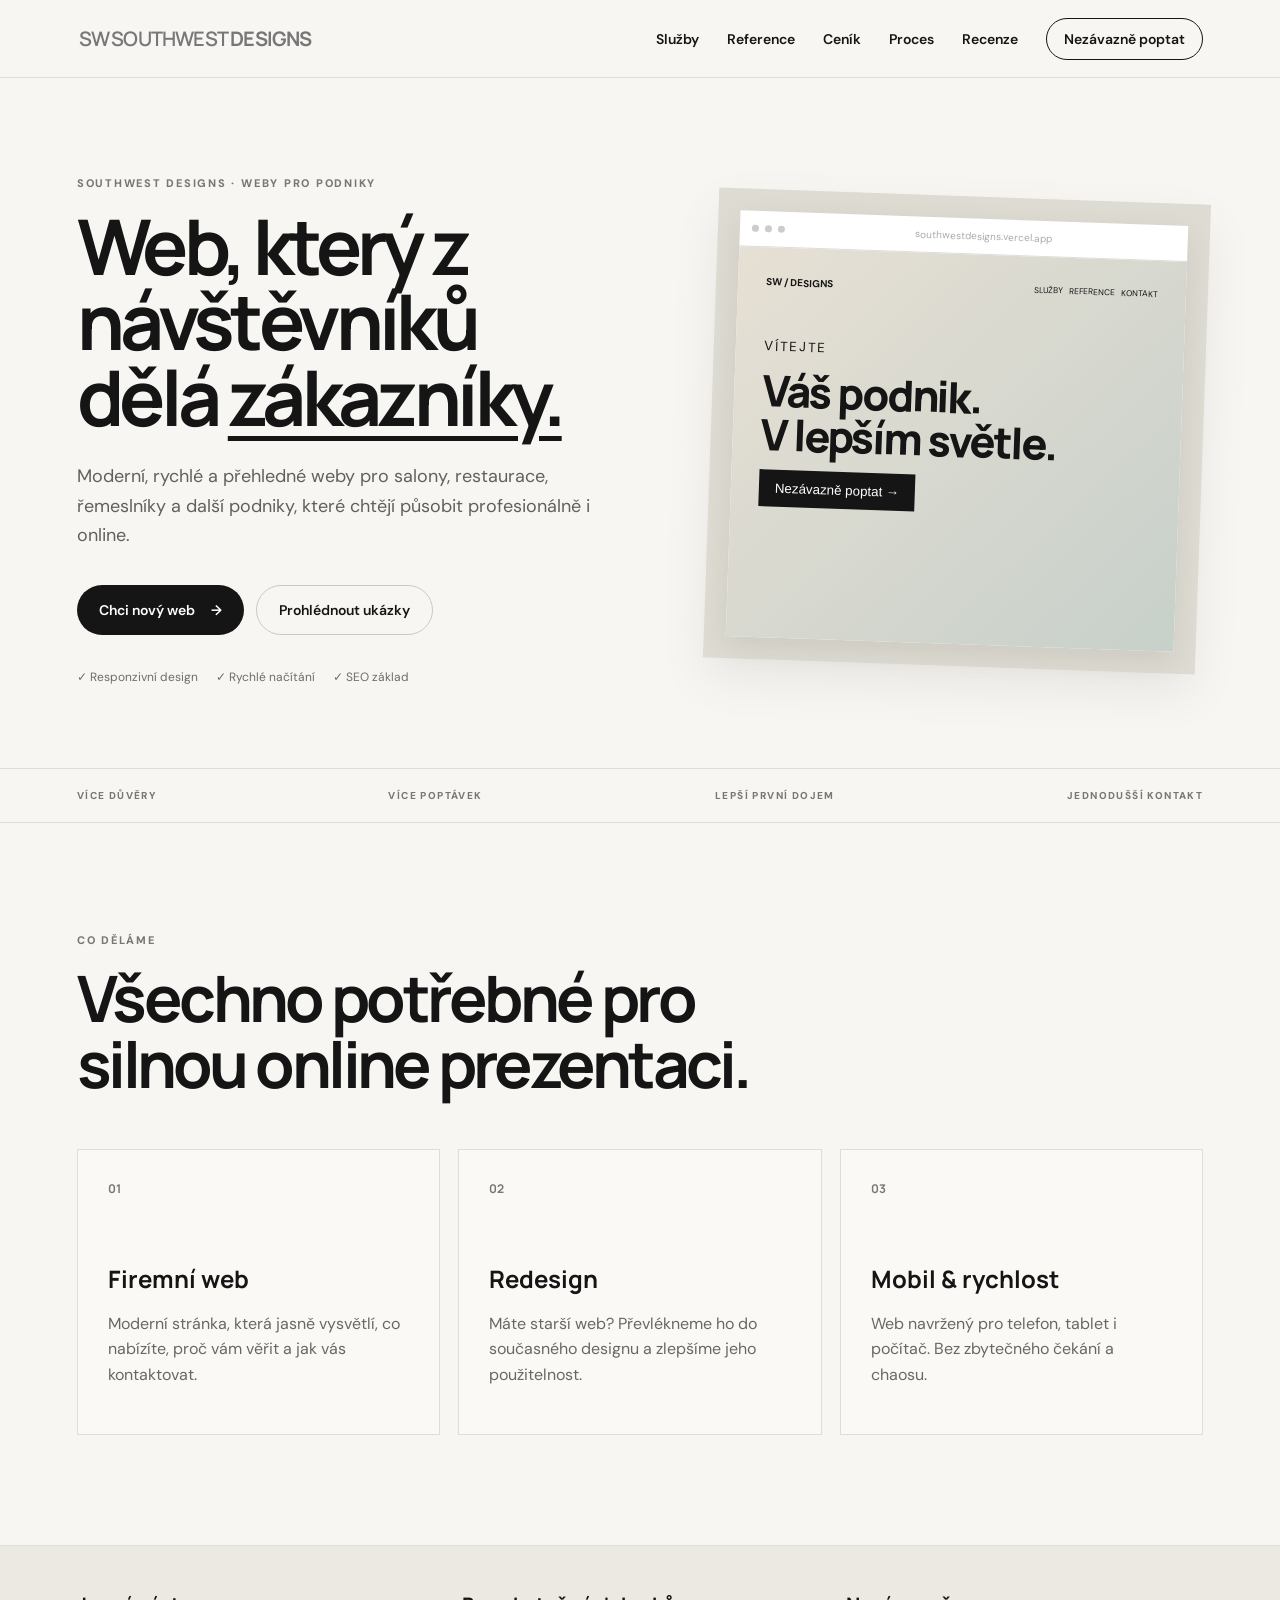
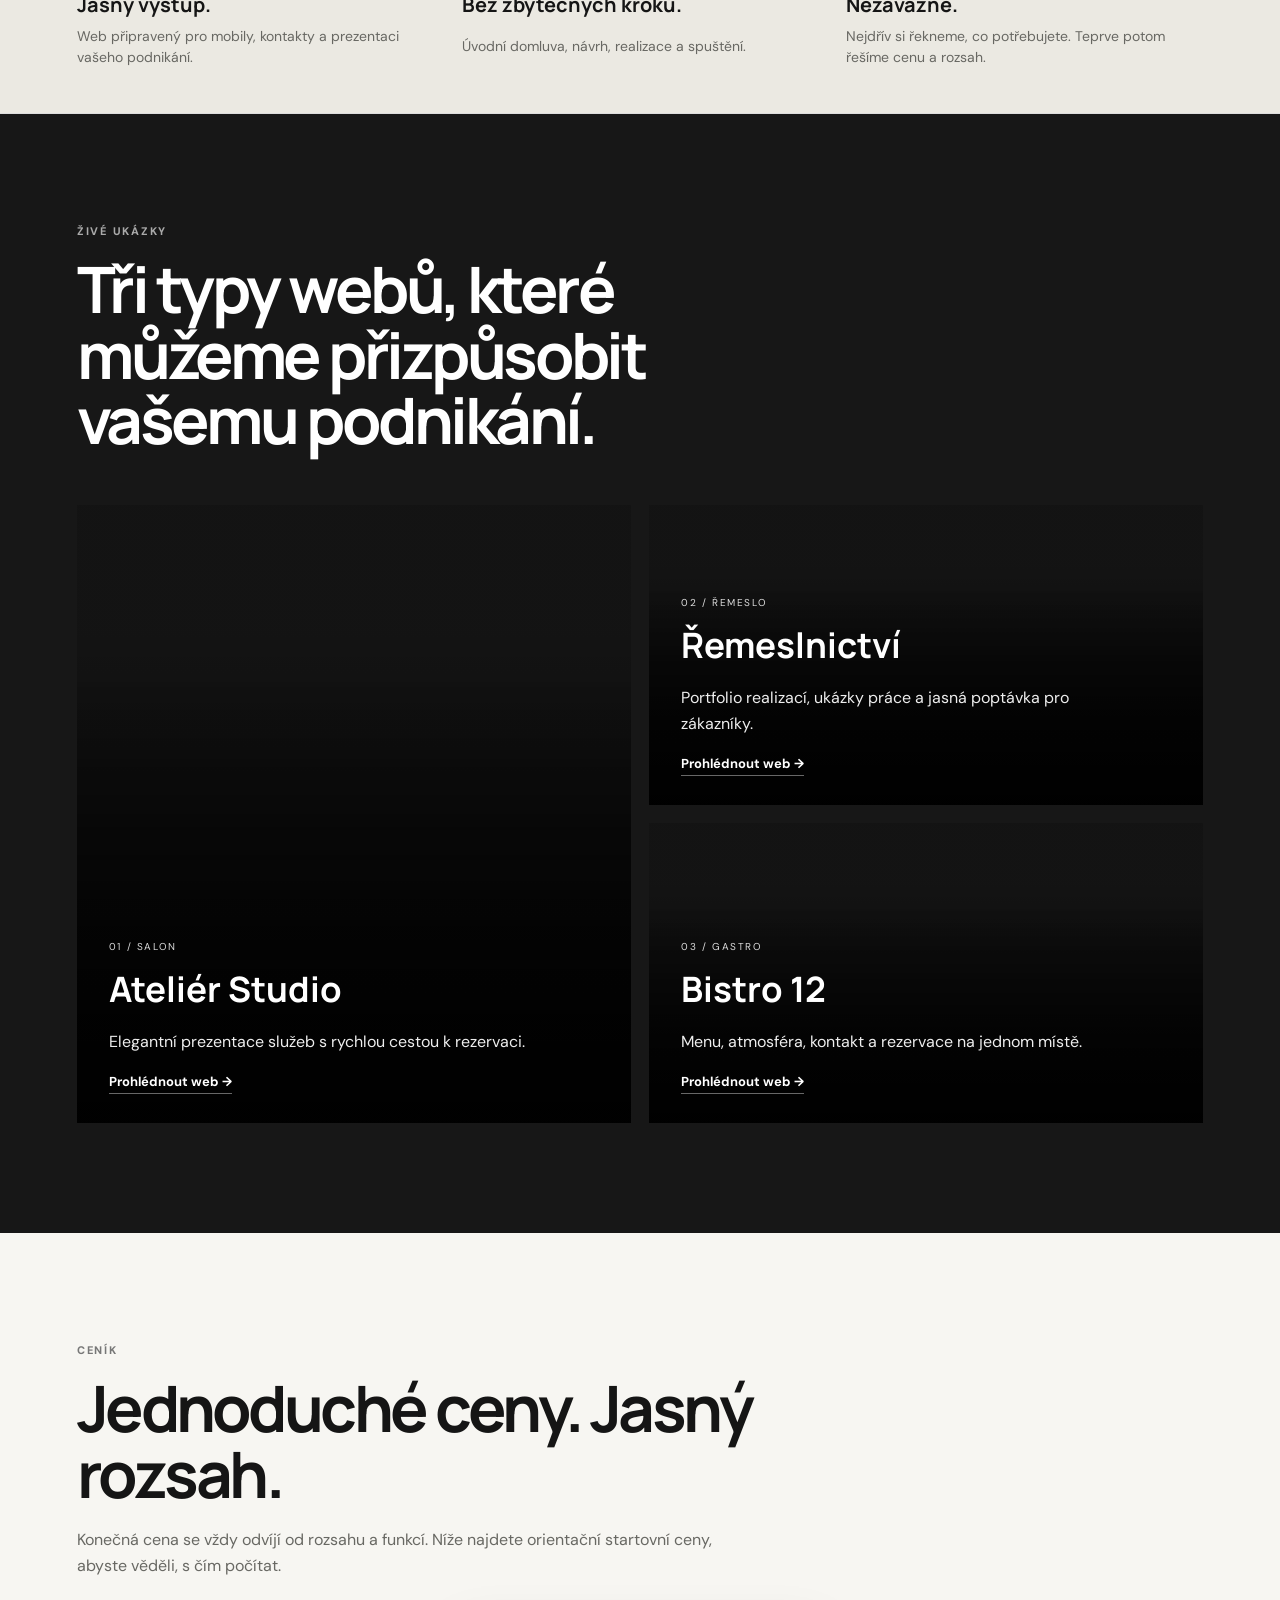
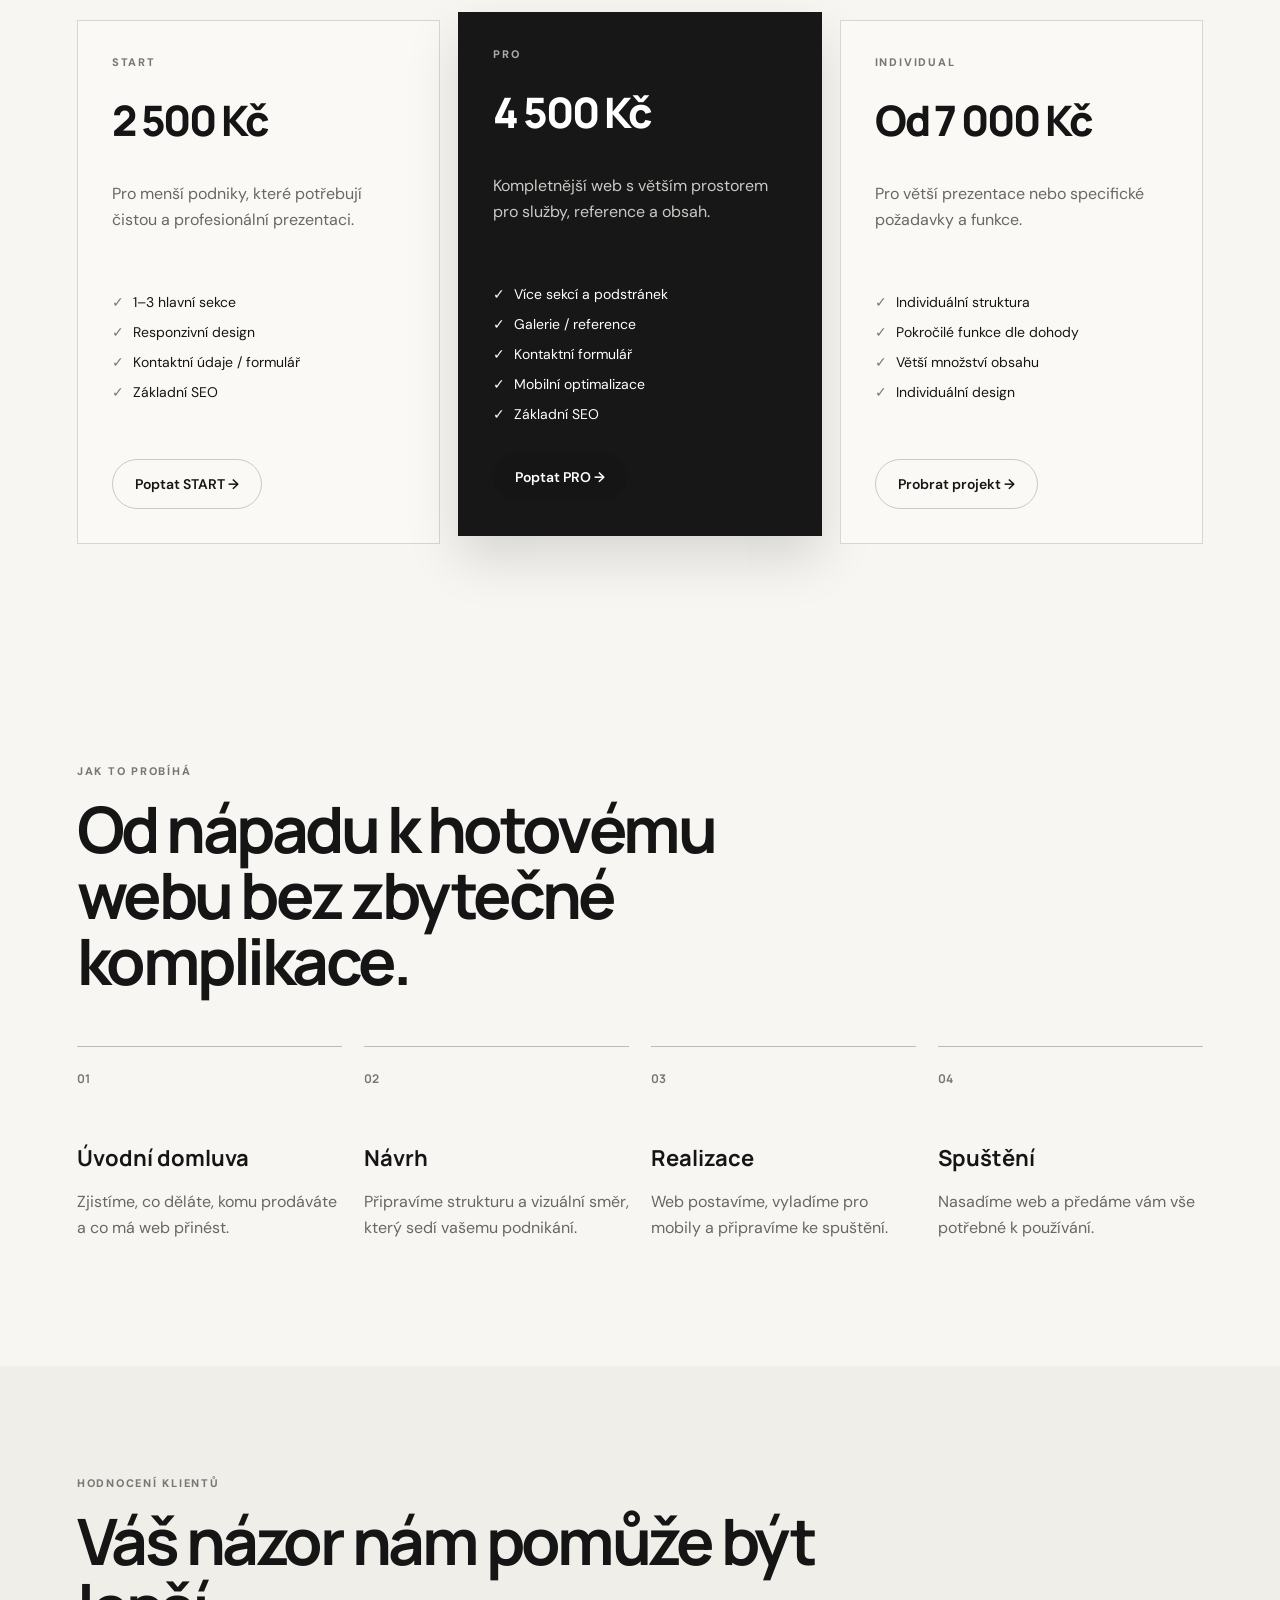
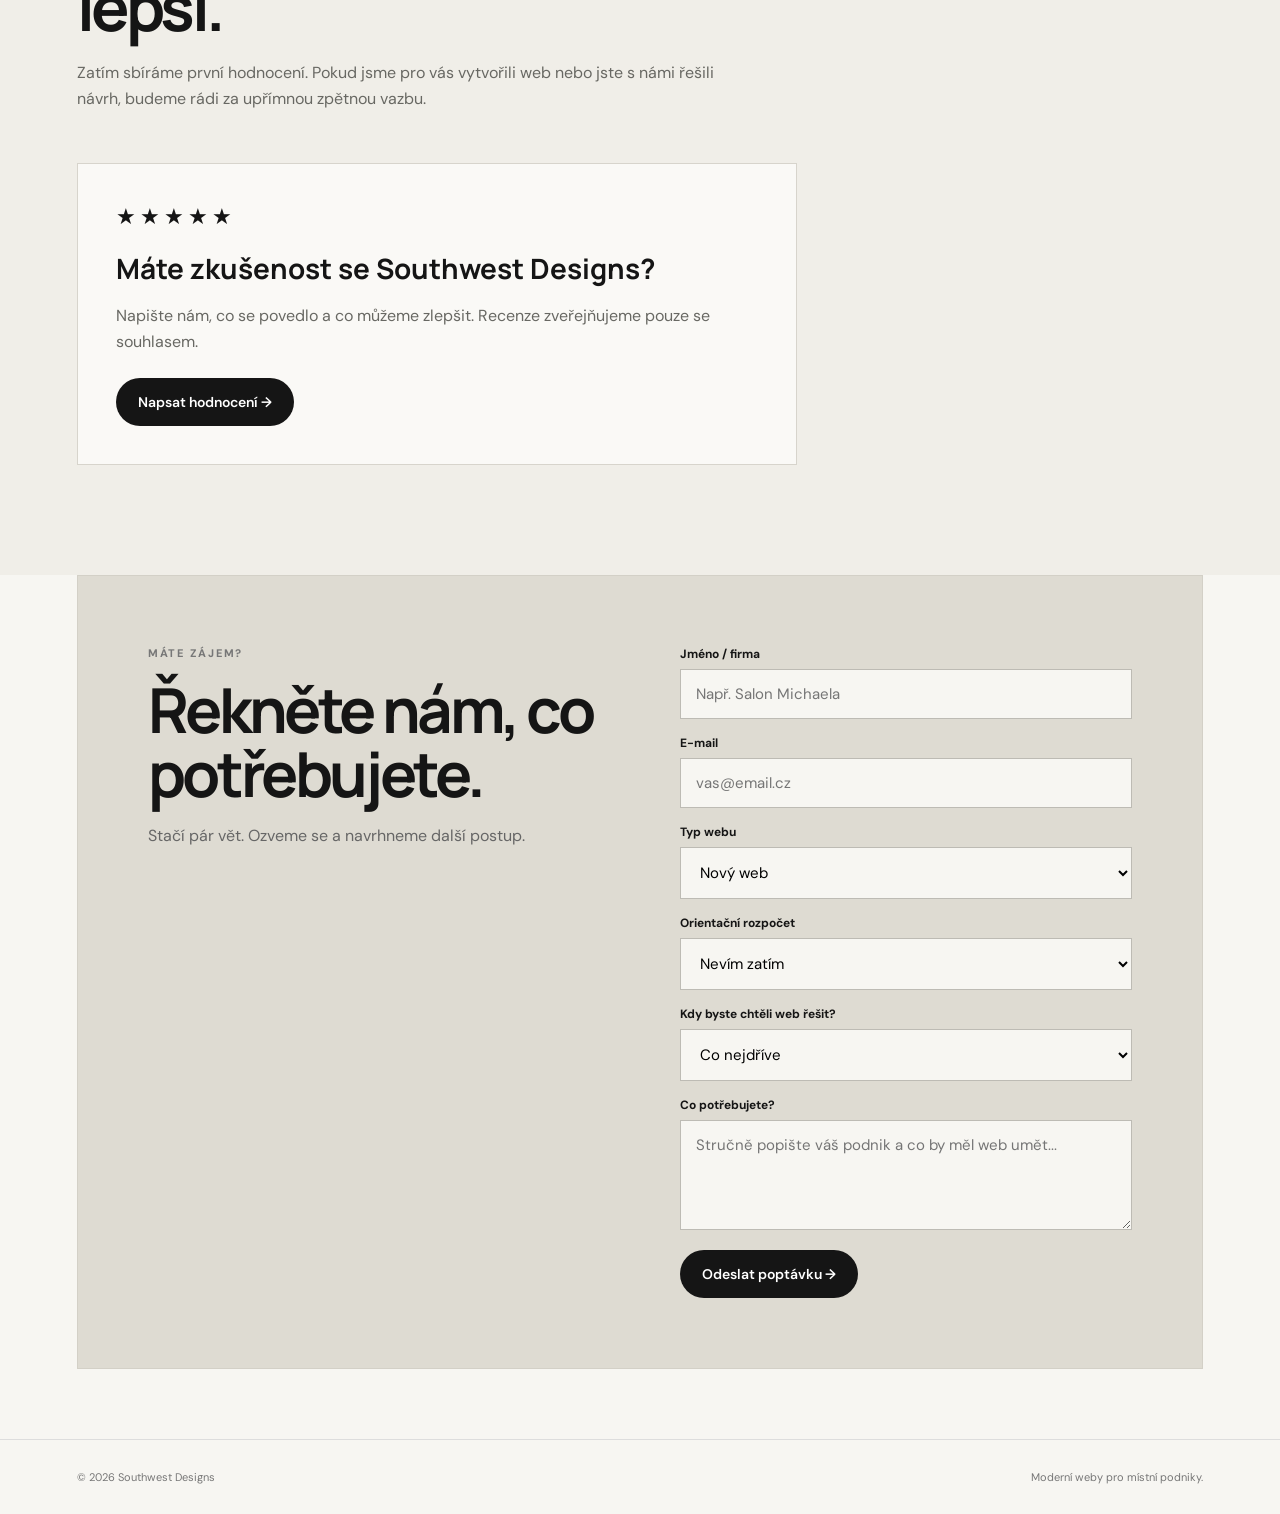
<file: index.html>
<!doctype html>
<html lang="cs">
<head>
  <meta charset="utf-8"><meta name="viewport" content="width=device-width, initial-scale=1">
  <meta name="description" content="Moderní weby pro místní podniky."><title>Southwest Designs — Moderní weby pro podniky</title>
  <link rel="preconnect" href="https://fonts.googleapis.com"><link rel="preconnect" href="https://fonts.gstatic.com" crossorigin>
  <link href="https://fonts.googleapis.com/css2?family=DM+Sans:wght@400;500;600;700&family=Manrope:wght@600;700;800&display=swap" rel="stylesheet"><link rel="stylesheet" href="styles.css">
</head>
<body>
<header class="site-header"><a class="logo" href="#top"><span class="brand-mark">SW</span><span class="brand-name">SOUTHWEST <b>DESIGNS</b></span></a><nav><a href="#sluzby">Služby</a><a href="#reference">Reference</a><a href="#cenik">Ceník</a><a href="#proces">Proces</a><a href="#recenze">Recenze</a><a class="nav-cta" href="#kontakt">Nezávazně poptat</a></nav><button class="menu" aria-label="Menu">☰</button></header>
<main id="top">
<section class="hero"><div class="hero-copy"><p class="eyebrow">SOUTHWEST DESIGNS · WEBY PRO PODNIKY</p><h1>Web, který z návštěvníků dělá <em>zákazníky.</em></h1><p class="lead">Moderní, rychlé a přehledné weby pro salony, restaurace, řemeslníky a další podniky, které chtějí působit profesionálně i online.</p><div class="actions"><a class="button primary" href="#kontakt">Chci nový web <span>→</span></a><a class="button ghost" href="#reference">Prohlédnout ukázky</a></div><div class="trust"><span>✓ Responzivní design</span><span>✓ Rychlé načítání</span><span>✓ SEO základ</span></div></div><div class="hero-card"><div class="browser"><div class="browser-bar"><i></i><i></i><i></i><span>southwestdesigns.vercel.app</span></div><div class="mock-site"><div class="mock-top"><b>SW / DESIGNS</b><small>SLUŽBY &nbsp; REFERENCE &nbsp; KONTAKT</small></div><div class="mock-center"><small>VÍTEJTE</small><strong>Váš podnik.<br>V lepším světle.</strong><button>Nezávazně poptat →</button></div></div></div></div></section>
<section class="strip"><span>VÍCE DŮVĚRY</span><span>VÍCE POPTÁVEK</span><span>LEPŠÍ PRVNÍ DOJEM</span><span>JEDNODUŠŠÍ KONTAKT</span></section>
<section id="sluzby" class="section"><div class="section-head"><p class="eyebrow">CO DĚLÁME</p><h2>Všechno potřebné pro silnou online prezentaci.</h2></div><div class="cards"><article><div class="icon">01</div><h3>Firemní web</h3><p>Moderní stránka, která jasně vysvětlí, co nabízíte, proč vám věřit a jak vás kontaktovat.</p></article><article><div class="icon">02</div><h3>Redesign</h3><p>Máte starší web? Převlékneme ho do současného designu a zlepšíme jeho použitelnost.</p></article><article><div class="icon">03</div><h3>Mobil &amp; rychlost</h3><p>Web navržený pro telefon, tablet i počítač. Bez zbytečného čekání a chaosu.</p></article></div></section>
<section class="proof"><div><strong>Jasný výstup.</strong><span>Web připravený pro mobily, kontakty a prezentaci vašeho podnikání.</span></div><div><strong>Bez zbytečných kroků.</strong><span>Úvodní domluva, návrh, realizace a spuštění.</span></div><div><strong>Nezávazně.</strong><span>Nejdřív si řekneme, co potřebujete. Teprve potom řešíme cenu a rozsah.</span></div></section>
<section id="reference" class="section showcase"><div class="section-head"><p class="eyebrow">ŽIVÉ UKÁZKY</p><h2>Tři typy webů, které můžeme přizpůsobit vašemu podnikání.</h2></div><div class="showcase-grid"><div class="project large" style="background-image:linear-gradient(180deg,#00000008 25%,#000b 100%),url('https://images.unsplash.com/photo-1521590832167-7bcbfaa6381f?auto=format&fit=crop&w=1400&q=85')"><div class="project-content"><span>01 / SALON</span><h3>Ateliér Studio</h3><p>Elegantní prezentace služeb s rychlou cestou k rezervaci.</p><a href="atelier.html">Prohlédnout web →</a></div></div><div class="project" style="background-image:linear-gradient(180deg,#00000008 25%,#000b 100%),url('https://goldenhome.sg/cdn/shop/articles/custom-cabinet-maker.png?v=1769394931')"><div class="project-content"><span>02 / ŘEMESLO</span><h3>Řemeslnictví</h3><p>Portfolio realizací, ukázky práce a jasná poptávka pro zákazníky.</p><a href="nord-craft.html">Prohlédnout web →</a></div></div><div class="project" style="background-image:linear-gradient(180deg,#00000008 25%,#000b 100%),url('https://d3mnjqwcckawn6.cloudfront.net/assets/files/10997/relaxing-evening-batture-bistro-bar.2000x0.jpg')"><div class="project-content"><span>03 / GASTRO</span><h3>Bistro 12</h3><p>Menu, atmosféra, kontakt a rezervace na jednom místě.</p><a href="bistro-12.html">Prohlédnout web →</a></div></div></div></section>
<section id="cenik" class="section pricing"><div class="section-head"><p class="eyebrow">CENÍK</p><h2>Jednoduché ceny. Jasný rozsah.</h2><p class="review-intro">Konečná cena se vždy odvíjí od rozsahu a funkcí. Níže najdete orientační startovní ceny, abyste věděli, s čím počítat.</p></div><div class="pricing-grid"><article class="price-card"><p class="eyebrow">START</p><h3>2 500 Kč</h3><p>Pro menší podniky, které potřebují čistou a profesionální prezentaci.</p><ul><li>1–3 hlavní sekce</li><li>Responzivní design</li><li>Kontaktní údaje / formulář</li><li>Základní SEO</li></ul><a class="button ghost" href="#kontakt">Poptat START →</a></article><article class="price-card featured"><p class="eyebrow">PRO</p><h3>4 500 Kč</h3><p>Kompletnější web s větším prostorem pro služby, reference a obsah.</p><ul><li>Více sekcí a podstránek</li><li>Galerie / reference</li><li>Kontaktní formulář</li><li>Mobilní optimalizace</li><li>Základní SEO</li></ul><a class="button primary" href="#kontakt">Poptat PRO →</a></article><article class="price-card"><p class="eyebrow">INDIVIDUAL</p><h3>Od 7 000 Kč</h3><p>Pro větší prezentace nebo specifické požadavky a funkce.</p><ul><li>Individuální struktura</li><li>Pokročilé funkce dle dohody</li><li>Větší množství obsahu</li><li>Individuální design</li></ul><a class="button ghost" href="#kontakt">Probrat projekt →</a></article></div></section>
<section id="proces" class="section process"><div class="section-head"><p class="eyebrow">JAK TO PROBÍHÁ</p><h2>Od nápadu k hotovému webu bez zbytečné komplikace.</h2></div><div class="steps"><div><b>01</b><h3>Úvodní domluva</h3><p>Zjistíme, co děláte, komu prodáváte a co má web přinést.</p></div><div><b>02</b><h3>Návrh</h3><p>Připravíme strukturu a vizuální směr, který sedí vašemu podnikání.</p></div><div><b>03</b><h3>Realizace</h3><p>Web postavíme, vyladíme pro mobily a připravíme ke spuštění.</p></div><div><b>04</b><h3>Spuštění</h3><p>Nasadíme web a předáme vám vše potřebné k používání.</p></div></div></section>
<section id="recenze" class="section reviews"><div class="section-head"><p class="eyebrow">HODNOCENÍ KLIENTŮ</p><h2>Váš názor nám pomůže být lepší.</h2><p class="review-intro">Zatím sbíráme první hodnocení. Pokud jsme pro vás vytvořili web nebo jste s námi řešili návrh, budeme rádi za upřímnou zpětnou vazbu.</p></div><div class="review-card"><div class="stars" aria-label="5 hvězdiček">★★★★★</div><h3>Máte zkušenost se Southwest Designs?</h3><p>Napište nám, co se povedlo a co můžeme zlepšit. Recenze zveřejňujeme pouze se souhlasem.</p><a class="button primary" href="#kontakt">Napsat hodnocení →</a></div></section>
<section id="kontakt" class="contact"><div><p class="eyebrow">MÁTE ZÁJEM?</p><h2>Řekněte nám, co potřebujete.</h2><p>Stačí pár vět. Ozveme se a navrhneme další postup.</p></div><form id="contact-form" action="https://formspree.io/f/mppwrbav" method="POST"><label>Jméno / firma<input name="name" required placeholder="Např. Salon Michaela"></label><label>E-mail<input name="email" type="email" required placeholder="vas@email.cz"></label><label>Typ webu<select name="project_type"><option value="Nový web">Nový web</option><option value="Redesign">Redesign</option><option value="Landing page">Landing page</option><option value="Jiné">Jiné</option></select></label><label>Orientační rozpočet<select name="budget"><option value="Nevím zatím">Nevím zatím</option><option value="do 5 000 Kč">do 5 000 Kč</option><option value="5 000–10 000 Kč">5 000–10 000 Kč</option><option value="10 000–20 000 Kč">10 000–20 000 Kč</option><option value="20 000 Kč a více">20 000 Kč a více</option></select></label><label>Kdy byste chtěli web řešit?<select name="timeline"><option value="Co nejdříve">Co nejdříve</option><option value="Během 1 měsíce">Během 1 měsíce</option><option value="Během 2–3 měsíců">Během 2–3 měsíců</option><option value="Jen zjišťuji možnosti">Jen zjišťuji možnosti</option></select></label><label>Co potřebujete?<textarea name="message" rows="4" placeholder="Stručně popište váš podnik a co by měl web umět..."></textarea></label><button class="button primary" type="submit">Odeslat poptávku →</button></form></section>
</main><footer><span>© 2026 Southwest Designs</span><span>Moderní weby pro místní podniky.</span></footer><script src="script.js"></script></body></html>
</file>
<file: styles.css>
*{box-sizing:border-box}html{scroll-behavior:smooth;scroll-padding-top:90px}body{margin:0;font-family:"DM Sans",sans-serif;color:#151515;background:#f7f6f2}a{color:inherit;text-decoration:none}.site-header{height:78px;display:flex;align-items:center;justify-content:space-between;padding:0 6vw;border-bottom:1px solid #deddd8;background:#f7f6f2;position:sticky;top:0;z-index:10}.logo{font-family:Manrope;font-weight:800;letter-spacing:-.04em;font-size:20px}.logo span{font-weight:600;margin-left:2px;color:#777}nav{display:flex;gap:28px;align-items:center;font-size:14px;font-weight:600}nav a:not(.nav-cta){transition:opacity .2s ease}nav a:not(.nav-cta):hover{opacity:.55}.nav-cta{padding:11px 17px;border:1px solid #151515;border-radius:999px;transition:background .2s ease,color .2s ease}nav .nav-cta:hover{background:#151515;color:#fff}.menu{display:none;border:0;background:none;font-size:24px}.hero{min-height:690px;padding:90px 6vw 75px;display:grid;grid-template-columns:1.05fr .95fr;gap:7vw;align-items:center}.eyebrow{font-size:11px;font-weight:800;letter-spacing:.16em;color:#777;margin:0 0 18px}.hero h1{font-family:Manrope;font-size:clamp(50px,6vw,88px);line-height:.98;letter-spacing:-.06em;margin:0 0 28px;max-width:760px}.hero h1 em{font-style:normal;text-decoration:underline;text-decoration-thickness:5px;text-underline-offset:10px}.lead{font-size:18px;line-height:1.65;color:#60605c;max-width:600px}.actions{display:flex;gap:12px;margin:34px 0}.button{display:inline-flex;align-items:center;justify-content:center;gap:16px;border:0;border-radius:999px;padding:15px 22px;font:600 14px "DM Sans";cursor:pointer;transition:transform .2s ease,background .2s ease,box-shadow .2s ease}.button:hover{transform:translateY(-2px)}.primary{background:#151515;color:white}.primary:hover{background:#2b2b2b;box-shadow:0 10px 24px #0002}.ghost{border:1px solid #ccc9c1;background:transparent}.ghost:hover{border-color:#151515}.trust{display:flex;gap:18px;flex-wrap:wrap;color:#6d6d68;font-size:12px}.hero-card{background:#dedbd2;padding:22px;transform:rotate(2deg);box-shadow:0 20px 50px #0001;transition:transform .45s ease,box-shadow .45s ease}.hero-card:hover{transform:rotate(0deg) translateY(-5px);box-shadow:0 28px 60px #0002}.browser{background:white;box-shadow:0 10px 30px #00000015}.browser-bar{height:36px;border-bottom:1px solid #ddd;display:flex;align-items:center;padding:0 12px;gap:6px;color:#aaa;font-size:10px}.browser-bar i{width:7px;height:7px;border-radius:50%;background:#ccc}.browser-bar span{margin:auto}.mock-site{height:390px;padding:28px;background:linear-gradient(135deg,#e7e0d4,#c7d0ca)}.mock-top{display:flex;justify-content:space-between;font-size:10px}.mock-center{height:80%;display:flex;flex-direction:column;justify-content:center;gap:14px}.mock-center small{letter-spacing:.15em}.mock-center strong{font:800 43px/1.02 Manrope;letter-spacing:-.05em}.mock-center button{align-self:flex-start;padding:11px 16px;border:0;background:#151515;color:#fff}.strip{border-top:1px solid #ddd;border-bottom:1px solid #ddd;padding:20px 6vw;display:flex;justify-content:space-between;gap:20px;font-size:10px;letter-spacing:.14em;font-weight:800;color:#777}.section{padding:110px 6vw}.section-head{max-width:760px;margin-bottom:52px}.section h2{font:700 clamp(38px,5vw,64px)/1.03 Manrope;letter-spacing:-.055em;margin:0}.cards{display:grid;grid-template-columns:repeat(3,1fr);gap:18px}.cards article{border:1px solid #deddd8;padding:30px;min-height:250px;background:#faf9f6;transition:transform .25s ease,box-shadow .25s ease,border-color .25s ease}.cards article:hover{transform:translateY(-5px);box-shadow:0 18px 35px #0000000d;border-color:#c9c6be}.icon{font:700 12px Manrope;margin-bottom:65px;color:#777}.cards h3{font:700 24px Manrope;margin:0 0 12px}.cards p,.steps p,.project p{color:#686863;line-height:1.6}.proof{padding:45px 6vw;background:#ebe9e2;border-top:1px solid #ddd;border-bottom:1px solid #ddd;display:grid;grid-template-columns:repeat(3,1fr);gap:28px}.proof div{display:grid;gap:8px}.proof strong{font:700 20px Manrope}.proof span{color:#686863;line-height:1.5;font-size:14px}.showcase{background:#171717;color:#fff}.showcase .eyebrow{color:#aaa}.showcase-grid{display:grid;grid-template-columns:1fr 1fr;gap:18px}.project{position:relative;overflow:hidden;min-height:300px;padding:32px;display:flex;align-items:end;background-position:center;background-size:cover;isolation:isolate;transition:transform .45s ease,filter .45s ease}.project::before{content:"";position:absolute;inset:0;background:linear-gradient(180deg,rgba(0,0,0,.08) 20%,rgba(0,0,0,.78) 100%);z-index:-1}.project::after{content:"";position:absolute;inset:0;background:inherit;background-position:center;background-size:cover;z-index:-2;transition:transform .6s ease}.project:hover{transform:translateY(-4px);filter:brightness(1.05)}.project:hover::after{transform:scale(1.05)}.project.large{grid-row:span 2;min-height:618px}.project-content{position:relative;z-index:2;max-width:560px}.project-content span{font-size:10px;letter-spacing:.16em;color:#ddd}.project h3{font:700 35px Manrope;margin:10px 0}.project p{color:#eee;max-width:430px}.project a{font-weight:700;font-size:13px;border-bottom:1px solid #ffffff66;padding-bottom:3px}.pricing{background:#f7f6f2}.pricing .section-head{margin-bottom:42px}.pricing-grid{display:grid;grid-template-columns:repeat(3,1fr);gap:18px;align-items:stretch}.price-card{position:relative;border:1px solid #d9d6cf;background:#faf9f6;padding:34px;display:flex;flex-direction:column;transition:transform .25s ease,box-shadow .25s ease}.price-card:hover{transform:translateY(-5px);box-shadow:0 18px 40px #0000000d}.price-card.featured{background:#171717;color:#fff;border-color:#171717;transform:translateY(-8px);box-shadow:0 22px 50px #0002}.price-card.featured:hover{transform:translateY(-12px)}.price-card.featured .eyebrow{color:#aaa}.price-card h3{font:800 42px Manrope;letter-spacing:-.05em;margin:4px 0 16px}.price-card>p:not(.eyebrow){color:#686863;line-height:1.6;min-height:76px}.price-card.featured>p:not(.eyebrow){color:#c9c9c5}.price-card ul{padding:0;margin:20px 0 30px;list-style:none;display:grid;gap:12px}.price-card li{font-size:14px}.price-card li::before{content:'✓';margin-right:9px;color:#777}.price-card.featured li::before{color:#fff}.price-card .button{align-self:flex-start;margin-top:auto}.steps{display:grid;grid-template-columns:repeat(4,1fr);gap:22px}.steps>div{border-top:1px solid #bbb;padding-top:20px;transition:border-color .2s ease}.steps>div:hover{border-color:#151515}.steps b{font:700 12px Manrope;color:#777}.steps h3{font:700 22px Manrope;margin:55px 0 8px}.reviews{background:#f0eee8}.review-intro{color:#686863;line-height:1.6;max-width:650px;margin-top:20px}.review-card{max-width:720px;border:1px solid #d7d4cc;background:#faf9f6;padding:38px;transition:transform .25s ease,box-shadow .25s ease}.review-card:hover{transform:translateY(-4px);box-shadow:0 18px 40px #0000000d}.stars{font-size:22px;letter-spacing:4px;margin-bottom:18px}.review-card h3{font:700 28px Manrope;margin:0 0 10px}.review-card p{color:#686863;line-height:1.6;margin-bottom:24px}.contact{margin:0 6vw 70px;padding:70px;display:grid;grid-template-columns:1fr 1fr;gap:80px;background:#dedbd2;border:1px solid #d3d0c7}.contact.contact-focus{animation:contactPulse .8s ease-out}.contact h2{font:700 clamp(38px,5vw,62px)/1.02 Manrope;letter-spacing:-.055em;margin:0 0 18px}.contact p:not(.eyebrow){color:#666;line-height:1.6}.contact form{display:grid;gap:16px}.contact label{font-size:12px;font-weight:700}.contact input,.contact textarea,.contact select{width:100%;margin-top:7px;border:1px solid #bdbbb4;background:#f7f6f2;padding:14px 15px;font:15px "DM Sans";resize:vertical}.contact select{appearance:auto}.contact .button{justify-self:start}.contact .button.attention{animation:buttonAttention .55s ease-in-out 0s 3}.contact input:focus,.contact textarea:focus,.contact select:focus{outline:2px solid #151515;outline-offset:2px}footer{padding:30px 6vw;border-top:1px solid #ddd;display:flex;justify-content:space-between;color:#777;font-size:11px}@keyframes contactPulse{0%{box-shadow:0 0 0 0 #15151500}45%{box-shadow:0 0 0 7px #15151518}100%{box-shadow:0 0 0 0 #15151500}}@keyframes buttonAttention{0%,100%{transform:scale(1)}50%{transform:scale(1.08);box-shadow:0 0 0 8px #15151518}}@media(max-width:1000px){.hero{grid-template-columns:1fr;gap:45px}.hero-card{max-width:760px;width:100%;justify-self:center}.hero{padding-top:65px}.hero h1{max-width:900px}.showcase-grid{grid-template-columns:1fr 1fr}}@media(max-width:800px){nav{display:none}.menu{display:block}.hero{grid-template-columns:1fr;padding-top:55px;min-height:auto}.hero-card{order:-1;transform:none;padding:12px}.hero-card:hover{transform:none}.strip{overflow:hidden;display:grid;grid-template-columns:1fr 1fr;row-gap:12px}.cards,.steps,.contact,.proof,.pricing-grid{grid-template-columns:1fr}.showcase-grid{grid-template-columns:1fr}.project.large{min-height:430px}.project{min-height:330px}.contact{padding:40px 28px;gap:35px;margin-left:4vw;margin-right:4vw}.section{padding:75px 6vw}.hero h1{font-size:clamp(45px,14vw,70px)}.lead{font-size:16px}.actions{flex-wrap:wrap}.mock-site{height:300px}.mock-center strong{font-size:34px}.price-card.featured,.price-card.featured:hover{transform:none}.section-head{margin-bottom:36px}.project h3{font-size:30px}}@media(max-width:520px){.site-header{height:68px;padding:0 5vw}.logo{font-size:18px}.hero{padding:45px 5vw 60px}.hero h1{font-size:clamp(42px,13vw,58px);margin-bottom:22px}.actions .button{width:100%}.trust{gap:10px;font-size:11px}.mock-site{height:260px;padding:20px}.mock-top small{display:none}.mock-center strong{font-size:30px}.strip{padding:18px 5vw;font-size:9px}.section{padding:65px 5vw}.section h2{font-size:38px}.project{padding:25px;min-height:300px}.project.large{min-height:370px}.pricing-grid{gap:14px}.price-card{padding:28px}.contact{padding:32px 22px;margin:0 5vw 45px}.contact h2{font-size:40px}footer{padding:24px 5vw;gap:18px;flex-direction:column}}@media(prefers-reduced-motion:reduce){html{scroll-behavior:auto}.contact.contact-focus,.contact .button.attention,.project,.project::after,.cards article,.price-card,.review-card,.hero-card,.button{animation:none;transition:none}}
</file>
